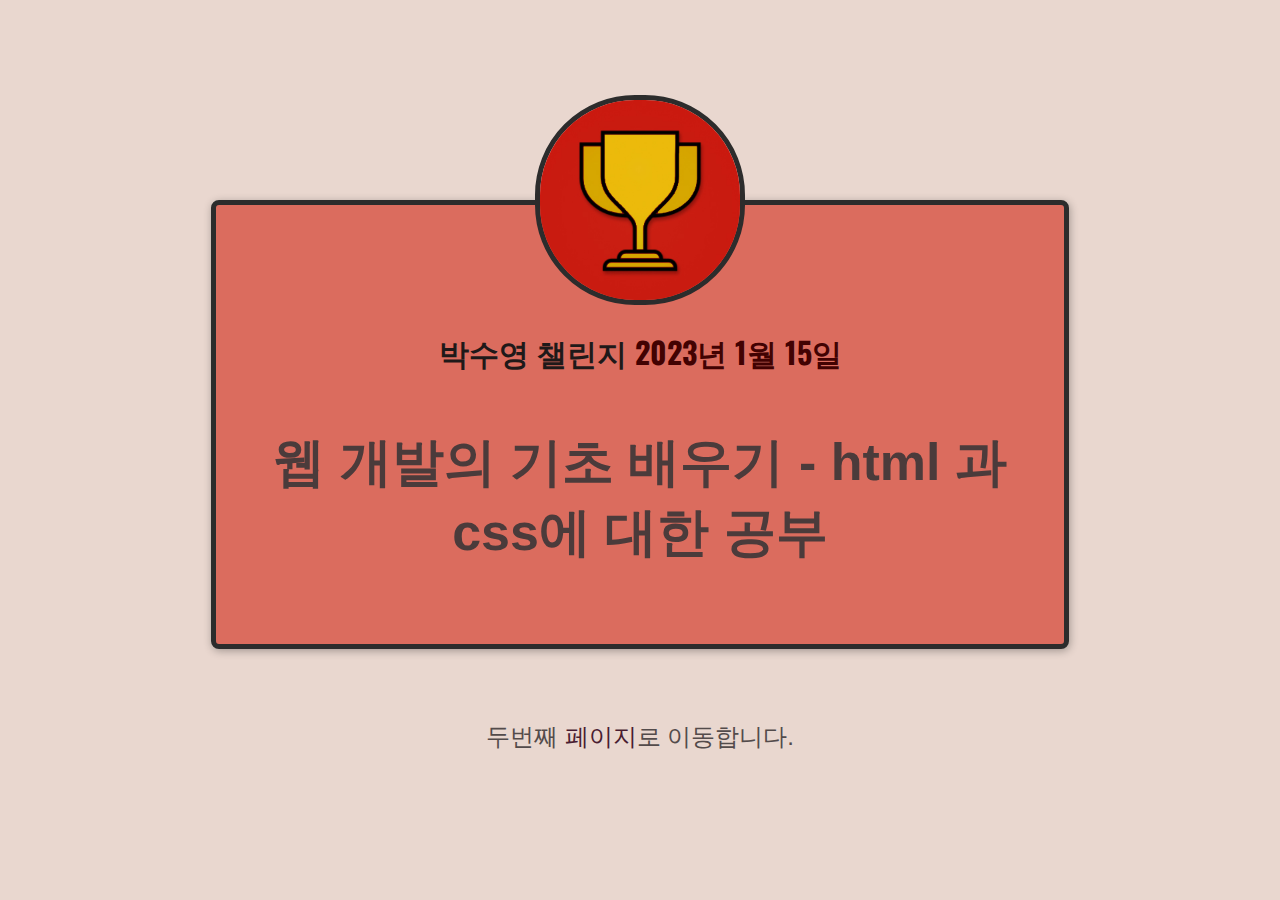
<file: index.html>
<!DOCTYPE html>
<html lang="ko">

<head>
    <link rel="preconnect" href="https://fonts.googleapis.com">
    <link rel="preconnect" href="https://fonts.gstatic.com" crossorigin>
    <link href="https://fonts.googleapis.com/css2?family=Fira+Sans:wght@400;700&family=Oswald:wght@700&display=swap"
        rel="stylesheet">
    <title>나도챌린지</title>
    <link rel="stylesheet" href="style/shared.css">
    <link rel="stylesheet" href="style/daily-challenge.css">
    <link rel="icon" href="images/favicon.ico" type="image/x-icon">
</head>

<body>
    <main>
        <img src="/images/challenges-trophy.jpg" alt="이미지로드">
        <h1>박수영 챌린지 <span>2023년 1월 15일</span></h1>
        <p id="todays-challenge">웹 개발의 기초 배우기 - html 과 css에 대한 공부</p>
    </main>
    <footer>
        <p>
            두번째 <a href="full-week.html">페이지</a>로 이동합니다.
        </p>
    </footer>
    
</body>


</html>





<!-- html 소스를 가져오고 css 를 가져와서 입힌다 -->
<!-- id 값은 소문자와 -문자를 이용하여 사용 -->
<!--  css 박스모델 -->

<!--  header main footer 방식을 추천 -->

<!-- inline block , 마진상세 
block 요소의 더 큰 여백으로 마진으로 설정된다-->
</file>
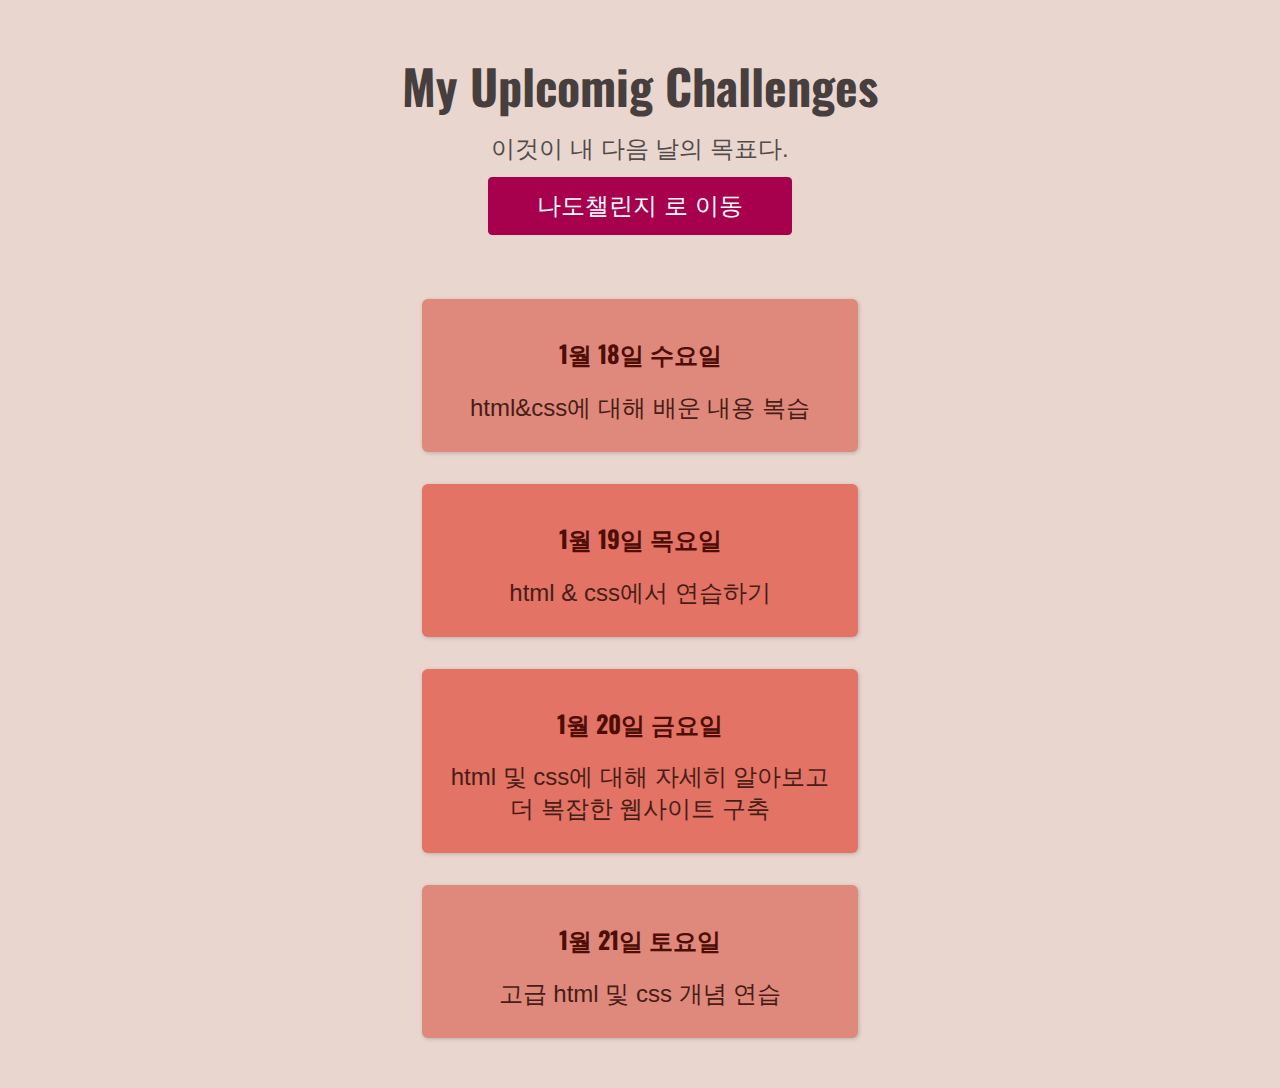
<file: full-week.html>
<!DOCTYPE html>
<html lang="ko">

<head>
    <meta charset="UTF-8">
    <title>My Uplcomig Challenges</title>
    <link rel="stylesheet" href="style/shared.css">
    <link rel="stylesheet" href="style/full-week.css">
    <link rel="preconnect" href="https://fonts.googleapis.com">
    <link rel="preconnect" href="https://fonts.gstatic.com" crossorigin>
    <link href="https://fonts.googleapis.com/css2?family=Fira+Sans:wght@400;700&family=Oswald:wght@700&display=swap"
        rel="stylesheet">
    <link rel="icon" href="images/favicon.ico" type="image/x-icon">
</head>

<body>
    <header>
        <h1>My Uplcomig Challenges</h1>
        <p id="description">이것이 내 다음 날의 목표다.</p>
        <a href="index.html">나도챌린지 로 이동</a>
    </header>
    <main>
        <ol>
            <li>
                <h2>1월 18일 수요일</h2>
                <p>html&css에 대해 배운 내용 복습</p>
            </li>
            <li class="highlight-goal">
                <h2>1월 19일 목요일</h2>
                <p>html & css에서 연습하기</p>
            </li>
            <li class="highlight-goal">
                <h2>1월 20일 금요일</h2>
                <p>html 및 css에 대해 자세히 알아보고 더 복잡한 웹사이트 구축</p>
            </li>
            <li>
                <h2>1월 21일 토요일</h2>
                <p>고급 html 및 css 개념 연습</p>
            </li>

        </ol>
    </main>




</body>

</html>
</file>
<file: style/shared.css>
body {
    text-align: center;
    background-color: rgb(233, 215, 207);
    color: rgb(83, 75, 75);
    margin: 50px;
  }
  
  h1 {
    font-family: "Oswald", sans-serif;
  }
  
  p {
    font-family: "Fira", sans-serif;
    font-size: 24px;
  }
  
  a {
    font-family: "Fira", sans-serif;
    text-decoration: none;
    color: rgb(167, 1, 78);
  }
  
  a:hover {
    text-decoration: underline;
  }
</file>
<file: style/daily-challenge.css>
main{ /*내가*/
  width:800px;
  margin: 200px auto 72px auto;
  background-color: rgb(219, 108, 94);
  padding: 24px;
  border-radius: 8px;
  border: 5px solid rgb(44, 44, 44);
  box-shadow: 1px 2px 8px rgba(0,0,0,0.3);
  
  
}

img {
  width: 200px;
  height: 200px;
  border-radius: 100px;
  margin: -134px 0 0 0;  /*내가*/
  border: 5px solid rgb(44, 44, 44); /*내가*/

}

h1{
  font-size: 30px;
  color: rgb(31, 25, 25);
}

a{
  color: rgb(73, 29, 50);
}

span { /*내가*/
  color: rgb(66, 2, 2);
  
}

#todays-challenge {
  color: rgb(75, 59, 59);
  font-weight: bold;
  font-size: 52px;
}

/* Absolute : 디바이스별 절대적  -> px
 Realative : 디바이스별 상대적  -> rm %

 폴백 폰트 : 처음 폰트를 찾고 불러오는데 실패하면 자동으로 글꼴

 대체 인라인, 비대체인라인
 */
</file>
<file: style/full-week.css>
header {
  margin-bottom: 64px;
}

h1 {
  font-size: 48px;
  color: rgb(71, 62, 62);
  margin: 0;
}

#description {
  margin: 12px;
}
/* header p {
  margin-bottom: 36px;
} */
a {
  padding: 12px 48px;
  background-color: rgb(167, 1, 78);
  color: white;
  border-radius: 4px;
  border: 1px solid rgb(167, 1, 78);
  font-size: 24px;
  display: inline-block;
  margin: 0;
}
a:hover {
  background-color: rgb(180, 12, 90);
  text-decoration: none;
}

ol {
  list-style: none;
  width: 500px;
  margin: 36px auto 0 auto;
  padding: 0;
}

li {
  padding: 16px;
  box-shadow: 1px 1px 4px rgb(0, 0, 0, 0.2);
  background-color: rgb(223, 136, 124);
  border-radius: 6px;
  margin: 32px;
}

h2 {
  color: rgb(78, 13, 5);
  font-family: "Oswald", sans-serif;
}
main p {
  margin: 12px;
  color: rgb(71, 29, 22);
}
.highlight-goal {
  background-color: rgb(226, 115, 101);
}
</file>
